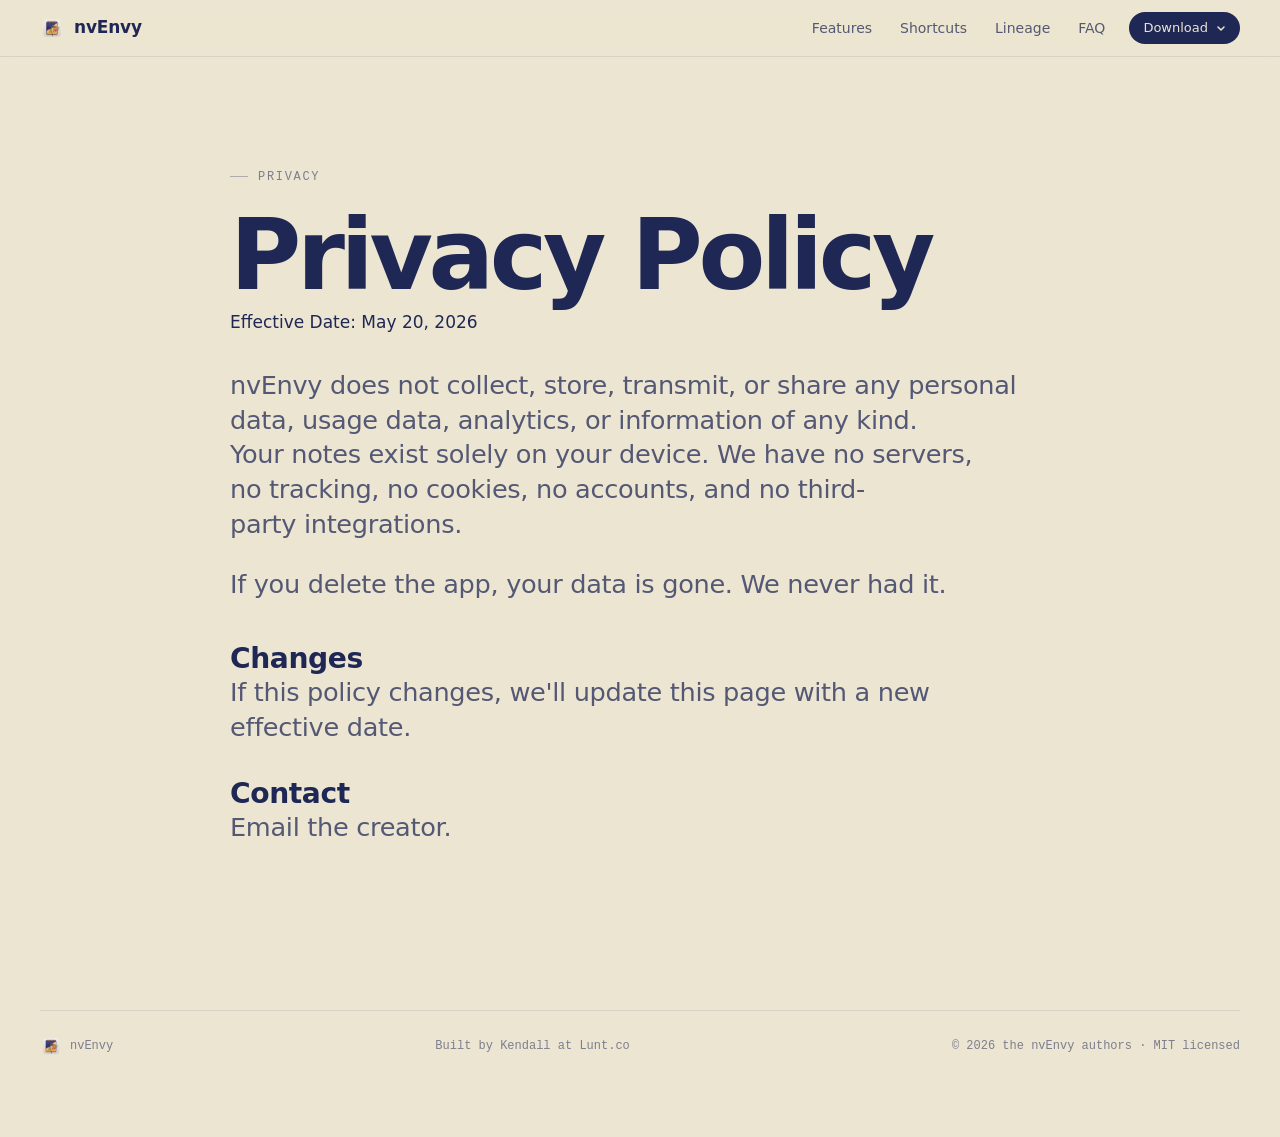
<file: privacy/index.html>
<!doctype html>
<html lang="en" data-theme="light" data-accent="coral" data-density="regular">
<head>
  <meta charset="utf-8" />
  <meta name="viewport" content="width=device-width, initial-scale=1" />
  <title>Privacy Policy — nvEnvy</title>
  <meta name="description" content="nvEnvy's privacy policy. Short version: we don't collect anything." />
  <meta name="theme-color" content="#1F2754" />
  <link rel="stylesheet" href="../styles.css" />
  <link rel="icon" type="image/png" href="../appicon.png" />
  <link rel="apple-touch-icon" href="../appicon.png" />
</head>
<body>

<header class="topbar">
  <div class="container">
    <a class="mark" href="../" aria-label="nvEnvy home">
      <img src="../appicon.png" alt="" />
      <span>nvEnvy</span>
    </a>
    <nav>
      <a href="../#features">Features</a>
      <a href="../#shortcuts">Shortcuts</a>
      <a href="../#lineage">Lineage</a>
      <a href="../#faq">FAQ</a>
    </nav>
    <a class="cta" href="../#download">
      Download
      <svg width="10" height="10" viewBox="0 0 10 10" aria-hidden="true">
        <path d="M2 4l3 3 3-3" stroke="currentColor" stroke-width="1.5" fill="none" stroke-linecap="round" stroke-linejoin="round"/>
      </svg>
    </a>
  </div>
</header>

<main>
  <section style="padding-block: clamp(60px, 8vw, 120px) clamp(40px, 6vw, 80px);">
    <div class="container-narrow">
      <p class="eyebrow">Privacy</p>
      <h1 style="margin-bottom:8px">Privacy Policy</h1>
      <p class="meta" style="margin-bottom:32px">Effective Date: May 20, 2026</p>

      <p class="lede">nvEnvy does not collect, store, transmit, or share any personal data, usage data, analytics, or information of any kind. Your notes exist solely on your device. We have no servers, no tracking, no cookies, no accounts, and no third-party integrations.</p>

      <p class="lede">If you delete the app, your data is gone. We never had it.</p>

      <h3 style="margin-top:40px">Changes</h3>
      <p class="lede">If this policy changes, we'll update this page with a new effective date.</p>

      <h3 style="margin-top:32px">Contact</h3>
      <p class="lede"><a class="support-email" data-u="k+nvenvy" data-d="lunt.co" href="#" rel="nofollow">Email the creator</a>.</p>
    </div>
  </section>
</main>

<footer>
  <div class="container">
    <div class="credits" style="grid-column: 1 / -1">
      <div class="mark">
        <img src="../appicon.png" alt="" />
        <span>nvEnvy</span>
      </div>
      <div>Built by Kendall at <a href="https://lunt.co" target="_blank" rel="noopener">Lunt.co</a></div>
      <div>© 2026 the nvEnvy authors · MIT licensed</div>
    </div>
  </div>
</footer>

<script>
  document.querySelectorAll('a.support-email[data-u][data-d]').forEach((a) => {
    const u = a.getAttribute('data-u');
    const d = a.getAttribute('data-d');
    a.href = 'mailto:' + u + String.fromCharCode(64) + d;
  });
</script>

</body>
</html>
</file>
<file: styles.css>
/* ─── nvEnvy site styles ─────────────────────────────────────────────────
   Palette pulled directly from the app icon:
     cream paper · deep navy · coral spirals · sage stem · gold pad.
   All theme-sensitive values are CSS custom properties so the Tweaks
   panel can flip them at runtime by setting data-theme / data-accent /
   data-density on <html>.
   ──────────────────────────────────────────────────────────────────── */

/* ─── Palette — light (default) ───────────────────────────────────── */
:root {
  --paper:        #ECE5D2;      /* the icon's cream ground          */
  --paper-2:      #E2DABF;      /* darker cream for band contrast   */
  --paper-3:      #F4EEDB;      /* lifted card / hovered surface    */
  --ink:          #1F2754;      /* the notepad navy                 */
  --ink-2:        rgba(31,39,84,.74);
  --ink-3:        rgba(31,39,84,.54);
  --ink-4:        rgba(31,39,84,.32);
  --rule:         rgba(31,39,84,.10);
  --rule-2:       rgba(31,39,84,.20);
  --window-bg:    #FBFAF6;      /* native macOS window white-ish    */
  --window-chrome:#EBE9E1;      /* native title-bar gray            */
  --window-text:  #1A1A1F;      /* native macOS text                */
  --window-text-2:rgba(26,26,31,.55);
  --window-row:   #F3F1EB;      /* alternating row tint             */
  --window-rule:  rgba(26,26,31,.10);
  --window-sel:   #1265E5;      /* macOS system blue selection      */
  --window-sel-2: rgba(26,26,31,.08);
  --shadow-card:  0 1px 0 rgba(255,255,255,.55) inset,
                  0 30px 70px -20px rgba(31,39,84,.25),
                  0 6px 14px -4px rgba(31,39,84,.14);
  --selection:    color-mix(in oklab, var(--accent) 32%, transparent);
}

:root[data-theme="dark"] {
  --paper:        #14172E;
  --paper-2:      #1A1E3A;
  --paper-3:      #1E2342;
  --ink:          #ECE5D2;
  --ink-2:        rgba(236,229,210,.74);
  --ink-3:        rgba(236,229,210,.52);
  --ink-4:        rgba(236,229,210,.30);
  --rule:         rgba(236,229,210,.10);
  --rule-2:       rgba(236,229,210,.20);
  --window-bg:    #1E2030;
  --window-chrome:#262A3D;
  --window-text:  #E8E5DC;
  --window-text-2:rgba(232,229,220,.58);
  --window-row:   #232639;
  --window-rule:  rgba(232,229,220,.08);
  --window-sel:   #2E7BFB;
  --window-sel-2: rgba(232,229,220,.08);
  --shadow-card:  0 1px 0 rgba(255,255,255,.04) inset,
                  0 40px 80px -20px rgba(0,0,0,.65),
                  0 6px 14px -4px rgba(0,0,0,.4);
}

/* ─── Accents — sampled from icon ──────────────────────────────────── */
:root,
:root[data-accent="coral"]  {
  --accent:        #D5754A;
  --accent-deep:   #B25932;
  --accent-soft:   color-mix(in oklab, #D5754A 18%, transparent);
}
:root[data-accent="sage"]   {
  --accent:        #7A8954;
  --accent-deep:   #586540;
  --accent-soft:   color-mix(in oklab, #7A8954 22%, transparent);
}
:root[data-accent="navy"]   {
  --accent:        var(--ink);
  --accent-deep:   var(--ink);
  --accent-soft:   color-mix(in oklab, var(--ink) 12%, transparent);
}
:root[data-accent="petal"]  {
  --accent:        #C46B5D;
  --accent-deep:   #99463B;
  --accent-soft:   color-mix(in oklab, #DD8E78 26%, transparent);
}
:root[data-accent="gold"]   {
  --accent:        #C99840;
  --accent-deep:   #97712B;
  --accent-soft:   color-mix(in oklab, #D8A85A 26%, transparent);
}

/* Density */
:root,
:root[data-density="regular"] { --section-py: clamp(80px, 10vw, 160px); }
:root[data-density="airy"]    { --section-py: clamp(110px, 13vw, 200px); }
:root[data-density="compact"] { --section-py: clamp(56px, 7vw, 112px); }

/* Type stack — Apple-y system stack */
:root {
  --font-sans: -apple-system, BlinkMacSystemFont, "SF Pro Display",
               "SF Pro Text", "Helvetica Neue", system-ui, sans-serif;
  --font-text: -apple-system, BlinkMacSystemFont, "SF Pro Text",
               "Helvetica Neue", system-ui, sans-serif;
  --font-mono: ui-monospace, "SF Mono", Menlo, "JetBrains Mono", monospace;
  --font-serif: "New York", ui-serif, "Iowan Old Style", "Charter",
                "Apple Garamond", Georgia, serif;
}

/* ─── Reset ──────────────────────────────────────────────────────────── */
*, *::before, *::after { box-sizing: border-box; }
html, body { margin: 0; padding: 0; }
html { color-scheme: light dark; scroll-behavior: smooth; }
html[data-theme="light"] { color-scheme: light; }
html[data-theme="dark"]  { color-scheme: dark; }
body {
  font-family: var(--font-text);
  font-size: 17px;
  line-height: 1.5;
  color: var(--ink);
  background: var(--paper);
  -webkit-font-smoothing: antialiased;
  text-rendering: optimizeLegibility;
  transition: background-color .25s ease, color .25s ease;
}
::selection { background: var(--selection); }
img, svg { display: block; max-width: 100%; }
a { color: inherit; text-decoration: none; }
button { font: inherit; color: inherit; }
hr { border: 0; border-top: 1px solid var(--rule); margin: 0; }

/* ─── Layout ─────────────────────────────────────────────────────────── */
.container { width: min(1200px, calc(100% - 48px)); margin-inline: auto; }
.container-narrow { width: min(820px, calc(100% - 48px)); margin-inline: auto; }
section { padding-block: var(--section-py); }
section + section { border-top: 1px solid var(--rule); }

.eyebrow {
  font-family: var(--font-mono);
  font-size: 12px;
  letter-spacing: .14em;
  text-transform: uppercase;
  color: var(--ink-3);
  margin: 0 0 24px;
  display: inline-flex;
  align-items: center;
  gap: 10px;
}
.eyebrow::before {
  content: "";
  width: 18px; height: 1px;
  background: currentColor;
  opacity: .55;
}

h1, h2, h3, h4 { font-family: var(--font-sans); margin: 0; color: var(--ink); }
h1 { font-size: clamp(48px, 7.6vw, 104px); font-weight: 700; letter-spacing: -0.045em; line-height: 0.95; }
h2 { font-size: clamp(36px, 4.6vw, 64px); font-weight: 600; letter-spacing: -0.035em; line-height: 1.04; }
h3 { font-size: clamp(22px, 2.2vw, 30px); font-weight: 600; letter-spacing: -0.015em; line-height: 1.18; }
h4 { font-size: 17px; font-weight: 600; letter-spacing: -0.005em; }
p  { margin: 0; }
p + p { margin-top: 1em; }

.lede { font-size: clamp(20px, 2vw, 26px); line-height: 1.36; color: var(--ink-2);
        letter-spacing: -0.012em; text-wrap: pretty; max-width: 56ch; }

/* ─── Topbar ─────────────────────────────────────────────────────────── */
.topbar {
  position: sticky; top: 0; z-index: 50;
  background: color-mix(in oklab, var(--paper) 80%, transparent);
  -webkit-backdrop-filter: saturate(160%) blur(20px);
  backdrop-filter: saturate(160%) blur(20px);
  border-bottom: 1px solid var(--rule);
}
.topbar .container {
  display: flex; align-items: center; gap: 24px;
  height: 56px;
}
.topbar .mark { display: flex; align-items: center; gap: 10px; font-weight: 600; letter-spacing: -0.012em; }
.topbar .mark img { width: 24px; height: 24px; }
.topbar nav {
  margin-left: auto;
  display: flex; align-items: center; gap: 28px;
  font-size: 14px; color: var(--ink-2);
}
.topbar nav a { transition: color .15s ease; }
.topbar nav a:hover { color: var(--ink); }
.topbar .cta {
  display: inline-flex; align-items: center; gap: 8px;
  padding: 6px 14px; border-radius: 999px;
  background: var(--ink); color: var(--paper);
  font-size: 13px; font-weight: 500;
}
.topbar .cta:hover { background: color-mix(in oklab, var(--ink) 84%, var(--accent)); }
@media (max-width: 720px) {
  .topbar nav { display: none; }
}

/* ─── Hero ───────────────────────────────────────────────────────────── */
.hero { text-align: center; padding-block: clamp(60px, 8vw, 120px) clamp(40px, 6vw, 80px); }
.hero .icon-wrap {
  width: clamp(160px, 20vw, 240px);
  margin: 0 auto 40px;
  filter: drop-shadow(0 36px 50px rgba(31,39,84,.25))
          drop-shadow(0 10px 14px rgba(31,39,84,.12));
}
.hero h1 .stress { color: var(--accent); }
.hero .tagline {
  margin: 22px auto 0;
  max-width: 22ch;
  font-size: clamp(20px, 2.2vw, 28px);
  line-height: 1.28;
  color: var(--ink-2);
  letter-spacing: -0.015em;
  text-wrap: balance;
}
.hero .meta {
  margin-top: 14px;
  font-family: var(--font-mono);
  font-size: 12px;
  color: var(--ink-3);
  letter-spacing: .03em;
}
.hero .ctas {
  margin-top: 36px;
  display: inline-flex; flex-wrap: wrap; justify-content: center; gap: 12px;
}
.btn {
  display: inline-flex; align-items: center; gap: 10px;
  height: 48px; padding: 0 22px;
  border-radius: 999px;
  font-size: 15.5px; font-weight: 500;
  border: 1px solid transparent;
  cursor: default;
  transition: transform .12s ease, background-color .15s ease, color .15s ease, border-color .15s ease;
}
.btn:hover { transform: translateY(-1px); }
.btn-primary { background: var(--ink); color: var(--paper); }
.btn-primary:hover { background: color-mix(in oklab, var(--ink) 84%, var(--accent)); }
.btn-ghost {
  background: transparent; color: var(--ink);
  border-color: var(--rule-2);
}
.btn-ghost:hover { border-color: var(--ink); }
.btn .chevron { transition: transform .15s ease; }
.btn:hover .chevron { transform: translateX(2px); }

/* ─── Story strip ────────────────────────────────────────────────────── */
.story { background: var(--paper-2); }
.story blockquote {
  margin: 0;
  font-family: var(--font-serif);
  font-style: italic;
  font-size: clamp(24px, 2.6vw, 36px);
  line-height: 1.32;
  letter-spacing: -0.012em;
  color: var(--ink);
  text-wrap: pretty;
  max-width: 28ch;
  margin-inline: auto;
  text-align: center;
}
.story blockquote::before { content: "“"; color: var(--accent); font-size: 1.4em; line-height: 0; vertical-align: -0.15em; margin-right: .05em; }
.story blockquote::after  { content: "”"; color: var(--accent); font-size: 1.4em; line-height: 0; vertical-align: -0.15em; margin-left: .05em; }
.story .attrib {
  margin-top: 26px;
  text-align: center;
  font-family: var(--font-mono);
  font-size: 12px;
  letter-spacing: .12em;
  text-transform: uppercase;
  color: var(--ink-3);
}

/* ─── Window mockup ──────────────────────────────────────────────────── */
.showcase { padding-block: clamp(40px, 6vw, 90px) clamp(80px, 10vw, 160px); }
.window {
  margin-inline: auto;
  max-width: 1140px;
  border-radius: 12px;
  background: var(--window-bg);
  box-shadow: var(--shadow-card);
  overflow: hidden;
  border: 1px solid var(--rule);
  color: var(--window-text);
  font-family: var(--font-text);
}
.win-chrome {
  position: relative;
  display: flex; align-items: center;
  padding: 10px 16px;
  height: 38px;
  background: var(--window-chrome);
  border-bottom: 1px solid var(--window-rule);
}
.win-lights { display: flex; gap: 8px; }
.win-lights i {
  width: 12px; height: 12px; border-radius: 50%;
  display: block;
  background: #FE5F58; box-shadow: inset 0 0 0 .5px rgba(0,0,0,.18);
}
.win-lights i:nth-child(2) { background: #FEBC2E; }
.win-lights i:nth-child(3) { background: #28C840; }
.win-title {
  position: absolute; left: 0; right: 0; top: 0; bottom: 0;
  display: flex; align-items: center; justify-content: center;
  font-size: 13px; font-weight: 600;
  color: var(--window-text);
  letter-spacing: -0.005em;
  pointer-events: none;
}

/* Search row — full width, cloud icon + field */
.win-search {
  display: flex; align-items: center; gap: 10px;
  padding: 10px 16px 12px;
  border-bottom: 1px solid var(--window-rule);
  background: var(--window-bg);
}
.win-cloud { color: var(--window-text-2); width: 18px; height: 18px; flex: none; }
.win-field {
  flex: 1;
  display: flex; align-items: center; gap: 8px;
  height: 28px; padding: 0 10px;
  background: var(--window-row);
  border-radius: 6px;
  font-size: 13.5px;
  color: var(--window-text);
}
.win-field .search-ico { width: 12px; height: 12px; color: var(--window-text-2); }
.win-field .typed { color: var(--window-text); }
.win-field .placeholder { color: var(--window-text-2); }
.win-field .caret {
  display: inline-block; width: 1px; height: 14px;
  background: var(--window-sel);
  margin-left: 1px;
  animation: caret 1.05s steps(2) infinite;
}
@keyframes caret { 50% { opacity: 0; } }

/* Body — list left, editor right */
.win-body { display: grid; grid-template-columns: 460px 1fr; min-height: 540px; }
.win-list {
  border-right: 1px solid var(--window-rule);
  overflow: hidden;
  background: var(--window-bg);
  font-size: 13.5px;
}
.note-row {
  display: grid; grid-template-columns: 1fr auto;
  gap: 16px; align-items: baseline;
  padding: 8px 16px;
  border-bottom: 1px solid var(--window-rule);
  color: var(--window-text);
}
.note-row.alt { background: var(--window-sel-2); }
.note-row.sel { background: var(--window-sel); color: white; }
.note-row.sel .note-date { color: rgba(255,255,255,.85); }
.note-row .note-title { font-size: 13.5px; font-weight: 400; letter-spacing: -0.005em; white-space: nowrap; overflow: hidden; text-overflow: ellipsis; }
.note-row .note-date { font-size: 12px; color: var(--window-text-2); flex: none; }
.note-row mark { background: rgba(255,235,120,.55); color: inherit; padding: 0 2px; border-radius: 2px; }
.note-row.sel mark { background: rgba(255,255,255,.30); color: white; }

/* Status bar */
.win-status {
  display: flex; align-items: center; justify-content: space-between;
  padding: 6px 16px;
  border-top: 1px solid var(--window-rule);
  background: var(--window-bg);
  font-size: 12px;
  color: var(--window-text-2);
}
.win-status .sort {
  display: inline-flex; align-items: center; gap: 4px;
  color: var(--window-text);
}
.win-status .sort .chev { font-size: 9px; color: var(--window-text-2); }

.win-editor {
  padding: 28px clamp(28px, 4vw, 56px);
  font-family: var(--font-text);
  font-size: 14.5px;
  line-height: 1.62;
  color: var(--window-text);
  background: var(--window-bg);
  white-space: pre-wrap;
}
.win-editor .stack {
  display: grid; gap: 2px;
}
.win-editor .stack-row { font-weight: 600; font-size: 14.5px; }

@media (max-width: 880px) {
  .win-body { grid-template-columns: 1fr; min-height: 0; }
  .win-list { max-height: 320px; overflow: hidden; }
  .win-editor { padding: 24px; font-size: 13.5px; min-height: 200px; }
  .win-title { font-size: 12px; padding: 0 80px; overflow: hidden; text-overflow: ellipsis; white-space: nowrap; }
}

/* ─── Feature bands ──────────────────────────────────────────────────── */
.features { background: var(--paper); }
.band { padding-block: clamp(56px, 7vw, 110px); }
.band + .band { border-top: 1px solid var(--rule); }
.band .container {
  display: grid;
  grid-template-columns: 1fr 1fr;
  gap: clamp(40px, 6vw, 96px);
  align-items: center;
}
.band:nth-child(even) .band-copy { order: 2; }
.band-copy h2 { margin-bottom: 18px; }
.band-copy .lede { color: var(--ink-2); }
.band-copy .deets {
  margin-top: 28px;
  display: grid; gap: 10px;
  font-size: 15px; color: var(--ink-2);
  padding: 0; list-style: none;
}
.band-copy .deets li {
  display: flex; gap: 12px; align-items: baseline;
}
.band-copy .deets li::before {
  content: ""; width: 6px; height: 6px; border-radius: 50%;
  background: var(--accent); flex: none; transform: translateY(-2px);
}
.band-visual {
  border-radius: 16px;
  background: var(--paper-3);
  box-shadow: var(--shadow-card);
  padding: 36px;
  border: 1px solid var(--rule);
  position: relative;
  overflow: hidden;
  min-height: 360px;
  display: flex; align-items: center; justify-content: center;
}
.tok-pill {
  font-family: var(--font-mono);
  font-size: .85em;
  background: var(--accent-soft);
  padding: 1px 6px;
  border-radius: 4px;
  color: var(--accent-deep);
}
@media (max-width: 880px) {
  .band .container { grid-template-columns: 1fr; }
  .band:nth-child(even) .band-copy { order: 0; }
  .band-visual { min-height: 280px; padding: 24px; }
}

/* Visual A — Search */
.viz-search {
  width: 100%; max-width: 460px;
  display: flex; flex-direction: column; gap: 10px;
}
.viz-search .bar {
  display: flex; align-items: center; gap: 10px;
  padding: 10px 14px;
  background: var(--window-bg);
  border-radius: 8px;
  border: 1px solid var(--rule);
  font-size: 14px;
  color: var(--window-text);
}
.viz-search .bar .typed { color: var(--window-text); }
.viz-search .bar .ghost { color: var(--window-text-2); margin-left: auto; font-size: 11px; }
.viz-search .bar .caret {
  display: inline-block; width: 1px; height: 14px;
  background: var(--accent); margin-left: 1px;
  animation: caret 1.05s steps(2) infinite;
}
.viz-search .hit {
  display: flex; gap: 12px; align-items: baseline;
  padding: 10px 14px;
  border-radius: 8px;
  background: var(--window-bg);
  border: 1px solid var(--rule);
  font-size: 13px;
  color: var(--window-text);
}
.viz-search .hit .num {
  font-family: var(--font-mono); color: var(--ink-3); font-size: 11px;
  width: 22px;
}
.viz-search .hit .title { font-weight: 500; flex: 1; }
.viz-search .hit mark {
  background: var(--accent-soft); color: var(--accent-deep);
  padding: 0 2px; border-radius: 2px;
}
.viz-search .hit .date { font-size: 11px; color: var(--window-text-2); }
.viz-search .hint {
  margin-top: 8px;
  font-family: var(--font-mono);
  font-size: 11px;
  color: var(--ink-3);
  text-align: center;
}

/* Visual B — Files */
.viz-files {
  font-family: var(--font-mono);
  font-size: 13px;
  width: 100%; max-width: 440px;
}
.viz-files .row {
  display: grid; grid-template-columns: 18px 1fr 80px;
  align-items: center;
  padding: 8px 14px;
  border-bottom: 1px solid var(--rule);
  color: var(--ink-2);
}
.viz-files .row.head { color: var(--ink-3); font-size: 11px; letter-spacing: .08em; text-transform: uppercase; }
.viz-files .row:hover { background: var(--accent-soft); }
.viz-files .ico { color: var(--accent); }
.viz-files .name { color: var(--ink); }
.viz-files .size { color: var(--ink-3); text-align: right; }

/* Visual C — Markdown */
.viz-md {
  width: 100%; max-width: 460px;
  display: grid; grid-template-columns: 1fr 1fr; gap: 20px;
  align-items: stretch;
  position: relative;
}
.viz-md .pane {
  background: var(--window-bg);
  border-radius: 8px; padding: 18px 16px 14px;
  border: 1px solid var(--rule);
  font-size: 12.5px; line-height: 1.55;
  color: var(--window-text);
}
.viz-md .pane.src { font-family: var(--font-mono); color: var(--window-text-2); }
.viz-md .pane .tok-h { color: var(--accent-deep); }
.viz-md .pane .tok-em { color: var(--window-text); font-style: italic; }
.viz-md .pane .tok-strong { color: var(--window-text); font-weight: 700; }
.viz-md .pane.out h4.md { font-family: var(--font-sans); font-size: 14px; margin: 0 0 4px; letter-spacing: -0.01em; color: var(--window-text); }
.viz-md .pane.out p.md { margin: 0 0 6px; color: var(--window-text); font-size: 12.5px; }
.viz-md .label {
  position: absolute;
  top: -8px;
  background: var(--paper-3);
  padding: 0 8px;
  font-family: var(--font-mono); font-size: 10px;
  letter-spacing: .12em; text-transform: uppercase;
  color: var(--ink-3);
}

/* Visual D — Keyboard */
.viz-keys {
  display: flex; gap: 10px; align-items: center; flex-wrap: wrap;
  justify-content: center;
}
.kbd {
  display: inline-flex; align-items: center; justify-content: center;
  min-width: 38px; height: 38px; padding: 0 10px;
  border-radius: 8px;
  background: var(--window-bg);
  border: 1px solid var(--rule-2);
  box-shadow: 0 1.5px 0 var(--rule-2), 0 1px 0 rgba(255,255,255,.4) inset;
  font-family: var(--font-mono); font-size: 13px; font-weight: 600;
  color: var(--window-text);
}
.kbd.wide { padding: 0 16px; }
.kbd-plus { font-family: var(--font-mono); color: var(--ink-3); }
.kbd-arrow { font-family: var(--font-mono); color: var(--ink-3); }

/* ─── Shortcuts cheat sheet ─────────────────────────────────────────── */
.shortcuts { background: var(--paper-2); }
.shortcuts .header {
  display: flex; align-items: baseline; justify-content: space-between;
  gap: 16px; margin-bottom: 36px; flex-wrap: wrap;
}
.shortcuts .grid {
  display: grid; grid-template-columns: 1fr 1fr;
  gap: 4px 64px;
  border-top: 1px solid var(--rule);
}
.shortcuts .grp { padding-top: 22px; }
.shortcuts .grp h4 {
  font-family: var(--font-mono); font-size: 11px;
  letter-spacing: .14em; text-transform: uppercase;
  color: var(--ink-3); margin: 0 0 12px;
}
.shortcuts .grp .row {
  display: flex; align-items: center; justify-content: space-between;
  gap: 16px;
  padding: 10px 0;
  border-bottom: 1px solid var(--rule);
}
.shortcuts .grp .row .name { font-size: 15px; color: var(--ink); }
.shortcuts .grp .row .keys { display: inline-flex; align-items: center; gap: 4px; }
.shortcuts .grp .row .keys .kbd {
  min-width: 28px; height: 28px; font-size: 11.5px; padding: 0 8px;
  box-shadow: 0 1px 0 var(--rule-2), 0 1px 0 rgba(255,255,255,.4) inset;
}
@media (max-width: 760px) {
  .shortcuts .grid { grid-template-columns: 1fr; gap: 0; }
}

/* ─── Lineage ────────────────────────────────────────────────────────── */
.lineage .header { margin-bottom: 56px; max-width: 720px; }
.lineage .timeline {
  display: grid; grid-template-columns: repeat(3, 1fr);
  gap: 32px;
  position: relative;
}
.lineage .timeline::before {
  content: ""; position: absolute;
  top: 14px; left: 6%; right: 6%;
  height: 1px; background: var(--rule);
}
.lineage .step { position: relative; padding-top: 40px; }
.lineage .step::before {
  content: ""; position: absolute;
  top: 8px; left: 0;
  width: 13px; height: 13px;
  border-radius: 50%;
  background: var(--paper);
  border: 2px solid var(--ink-3);
}
.lineage .step.current::before { background: var(--accent); border-color: var(--accent); }
.lineage .step .year {
  font-family: var(--font-mono); font-size: 11px;
  letter-spacing: .14em; text-transform: uppercase;
  color: var(--ink-3); margin-bottom: 6px;
}
.lineage .step h3 { margin-bottom: 4px; }
.lineage .step .by {
  font-family: var(--font-mono); font-size: 12px;
  color: var(--ink-3); margin-bottom: 14px;
}
.lineage .step p { color: var(--ink-2); font-size: 15px; }
@media (max-width: 760px) {
  .lineage .timeline { grid-template-columns: 1fr; }
  .lineage .timeline::before { top: 0; bottom: 0; left: 6px; right: auto; width: 1px; height: auto; }
}

/* ─── FAQ ────────────────────────────────────────────────────────────── */
.faq .container { display: grid; grid-template-columns: 280px 1fr; gap: 64px; }
.faq h2 { position: sticky; top: 88px; }
.faq .list { border-top: 1px solid var(--rule); }
.faq details {
  border-bottom: 1px solid var(--rule);
  padding: 22px 0;
}
.faq summary {
  display: flex; align-items: center; justify-content: space-between;
  gap: 24px; cursor: default;
  list-style: none;
  font-size: clamp(18px, 1.6vw, 21px);
  font-weight: 600;
  letter-spacing: -0.01em;
}
.faq summary::-webkit-details-marker { display: none; }
.faq summary::after {
  content: ""; flex: none;
  width: 18px; height: 18px;
  background: center / contain no-repeat
    url("data:image/svg+xml;utf8,<svg xmlns='http://www.w3.org/2000/svg' viewBox='0 0 18 18'><path d='M5 7.5l4 4 4-4' stroke='%231f2754' stroke-opacity='.6' stroke-width='1.6' fill='none' stroke-linecap='round' stroke-linejoin='round'/></svg>");
  transition: transform .2s ease;
}
:root[data-theme="dark"] .faq summary::after {
  background-image: url("data:image/svg+xml;utf8,<svg xmlns='http://www.w3.org/2000/svg' viewBox='0 0 18 18'><path d='M5 7.5l4 4 4-4' stroke='%23ECE5D2' stroke-opacity='.6' stroke-width='1.6' fill='none' stroke-linecap='round' stroke-linejoin='round'/></svg>");
}
.faq details[open] summary::after { transform: rotate(180deg); }
.faq details .a {
  margin-top: 14px;
  font-size: 16.5px;
  line-height: 1.55;
  color: var(--ink-2);
  max-width: 65ch;
  text-wrap: pretty;
}
.faq details .a a { color: var(--accent-deep); border-bottom: 1px dotted; }
@media (max-width: 880px) {
  .faq .container { grid-template-columns: 1fr; gap: 32px; }
  .faq h2 { position: static; }
}

/* ─── Contribute ─────────────────────────────────────────────────────── */
.contribute { background: var(--paper-2); }
.contribute .container { text-align: center; max-width: 720px; }
.contribute h2 { margin-bottom: 18px; }
.contribute .lede { margin-inline: auto; max-width: 52ch; }
.contribute .cta-row {
  margin-top: 36px;
  display: inline-flex; flex-wrap: wrap; justify-content: center; gap: 12px;
}
.contribute .code {
  margin-top: 28px;
  display: inline-flex; align-items: center; gap: 12px;
  padding: 12px 16px;
  background: var(--window-bg);
  border-radius: 10px;
  border: 1px solid var(--rule);
  font-family: var(--font-mono);
  font-size: 14px;
  color: var(--window-text);
}
.contribute .code .prompt { color: var(--accent-deep); }
.contribute .code button {
  background: transparent; border: 0; cursor: default;
  font-family: var(--font-mono); font-size: 12px;
  color: var(--ink-3);
  padding: 4px 8px; border-radius: 6px;
}
.contribute .code button:hover { background: var(--rule); color: var(--ink); }

/* ─── Footer ─────────────────────────────────────────────────────────── */
footer { padding-block: 56px 80px; }
footer .container { display: grid; grid-template-columns: 1.4fr 1fr 1fr 1fr; gap: 40px; }
footer .col h5 {
  font-family: var(--font-mono); font-size: 11px;
  letter-spacing: .14em; text-transform: uppercase;
  color: var(--ink-3); margin: 0 0 16px;
}
footer .col a, footer .col p {
  display: block; font-size: 14px;
  color: var(--ink-2); padding: 4px 0;
  margin: 0;
}
footer .col a:hover { color: var(--ink); }
footer .credits {
  grid-column: 1 / -1;
  margin-top: 32px; padding-top: 24px;
  border-top: 1px solid var(--rule);
  display: flex; align-items: center; justify-content: space-between;
  gap: 16px;
  font-family: var(--font-mono); font-size: 12px;
  color: var(--ink-3);
  flex-wrap: wrap;
}
footer .credits .mark { display: flex; align-items: center; gap: 8px; }
footer .credits .mark img { width: 22px; height: 22px; }
@media (max-width: 760px) {
  footer .container { grid-template-columns: 1fr 1fr; }
  footer .credits { grid-column: 1 / -1; }
}
</file>
